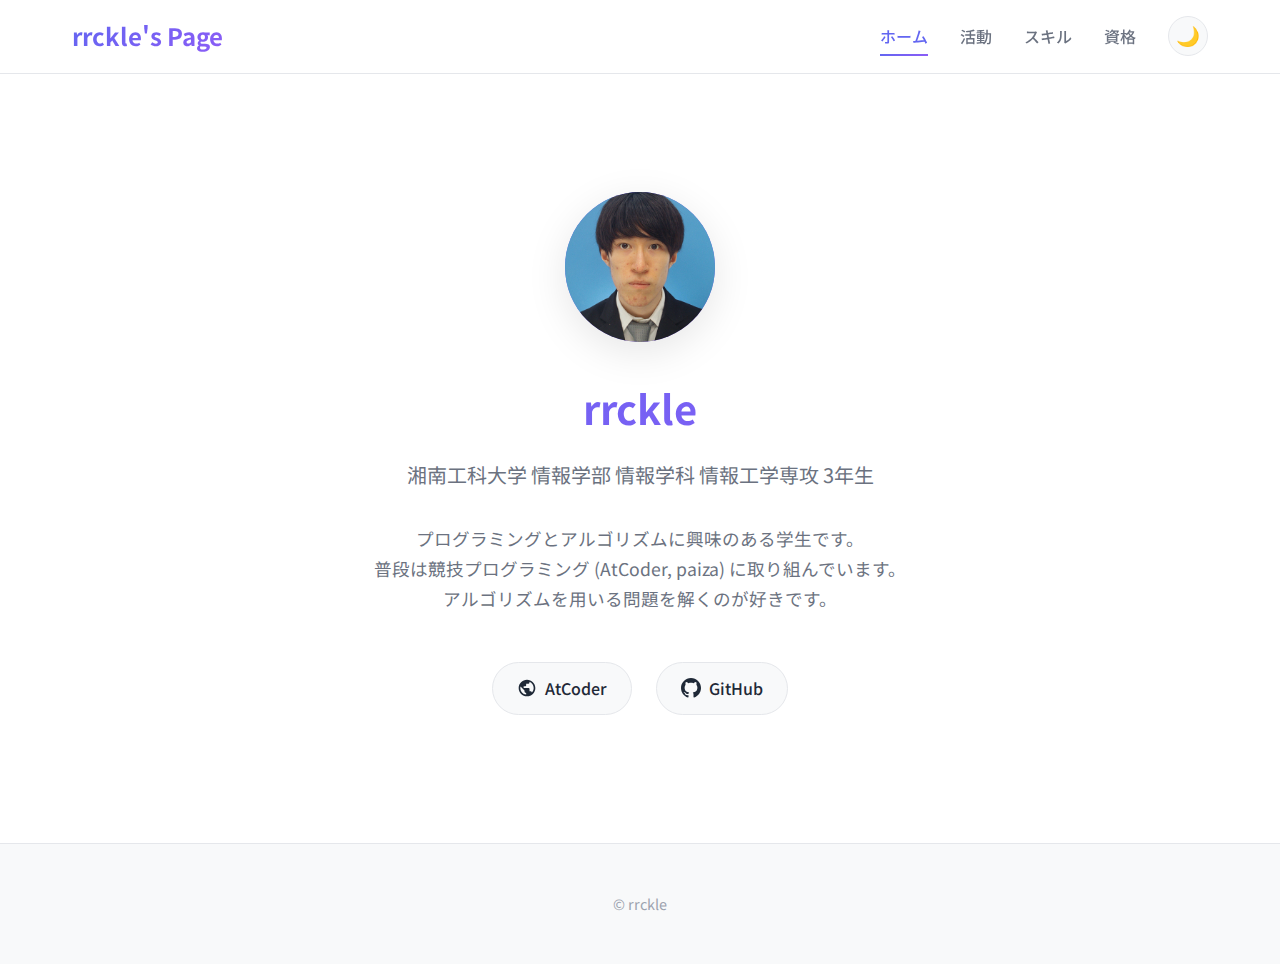
<file: index.html>
<!DOCTYPE html>
<html lang="ja">

<head>
    <meta charset="UTF-8">
    <meta name="viewport" content="width=device-width, initial-scale=1.0">
    <meta name="description" content="ポートフォリオサイト - 自己紹介とスキル、資格の紹介">
    <title>Portfolio | Home</title>
    <link rel="preconnect" href="https://fonts.googleapis.com">
    <link rel="preconnect" href="https://fonts.gstatic.com" crossorigin>
    <link
        href="https://fonts.googleapis.com/css2?family=Inter:wght@400;500;600;700&family=Noto+Sans+JP:wght@400;500;700&display=swap"
        rel="stylesheet">
    <link rel="stylesheet" href="styles.css">
</head>

<body>
    <header>
        <nav>
            <a href="index.html" class="logo">rrckle's Page</a>
            <ul class="nav-links">
                <li><a href="index.html" class="active">ホーム</a></li>
                <li><a href="activities.html">活動</a></li>
                <li><a href="skills.html">スキル</a></li>
                <li><a href="certifications.html">資格</a></li>
                <li>
                    <button class="theme-toggle" aria-label="Toggle theme">🌙</button>
                </li>
            </ul>
        </nav>
    </header>

    <main>
        <section class="hero">
            <div class="hero-avatar">
                <img src="assets/profile.jpg" alt="プロフィール画像" class="avatar-img">
            </div>
            <h1>rrckle</h1>
            <p class="subtitle">湘南工科大学 情報学部 情報学科 情報工学専攻 3年生</p>
            <p class="hero-description">
                プログラミングとアルゴリズムに興味のある学生です。<br />
                普段は競技プログラミング (AtCoder, paiza) に取り組んでいます。<br />
                アルゴリズムを用いる問題を解くのが好きです。
            </p>

            <div class="social-links">
                <a href="https://atcoder.jp/users/ZeroOneBFS" target="_blank" rel="noopener noreferrer"
                    class="social-link">
                    <svg viewBox="0 0 24 24" fill="currentColor">
                        <path
                            d="M12 2C6.48 2 2 6.48 2 12s4.48 10 10 10 10-4.48 10-10S17.52 2 12 2zm-1 17.93c-3.95-.49-7-3.85-7-7.93 0-.62.08-1.21.21-1.79L9 15v1c0 1.1.9 2 2 2v1.93zm6.9-2.54c-.26-.81-1-1.39-1.9-1.39h-1v-3c0-.55-.45-1-1-1H8v-2h2c.55 0 1-.45 1-1V7h2c1.1 0 2-.9 2-2v-.41c2.93 1.19 5 4.06 5 7.41 0 2.08-.8 3.97-2.1 5.39z" />
                    </svg>
                    AtCoder
                </a>
                <a href="https://github.com/rrckle" target="_blank" rel="noopener noreferrer" class="social-link">
                    <svg viewBox="0 0 24 24" fill="currentColor">
                        <path
                            d="M12 0c-6.626 0-12 5.373-12 12 0 5.302 3.438 9.8 8.207 11.387.599.111.793-.261.793-.577v-2.234c-3.338.726-4.033-1.416-4.033-1.416-.546-1.387-1.333-1.756-1.333-1.756-1.089-.745.083-.729.083-.729 1.205.084 1.839 1.237 1.839 1.237 1.07 1.834 2.807 1.304 3.492.997.107-.775.418-1.305.762-1.604-2.665-.305-5.467-1.334-5.467-5.931 0-1.311.469-2.381 1.236-3.221-.124-.303-.535-1.524.117-3.176 0 0 1.008-.322 3.301 1.23.957-.266 1.983-.399 3.003-.404 1.02.005 2.047.138 3.006.404 2.291-1.552 3.297-1.23 3.297-1.23.653 1.653.242 2.874.118 3.176.77.84 1.235 1.911 1.235 3.221 0 4.609-2.807 5.624-5.479 5.921.43.372.823 1.102.823 2.222v3.293c0 .319.192.694.801.576 4.765-1.589 8.199-6.086 8.199-11.386 0-6.627-5.373-12-12-12z" />
                    </svg>
                    GitHub
                </a>
            </div>
        </section>
    </main>

    <footer>
        <div class="footer-content">
            <p class="footer-text">&copy; rrckle</p>
        </div>
    </footer>

    <script src="script.js"></script>
</body>

</html>
</file>
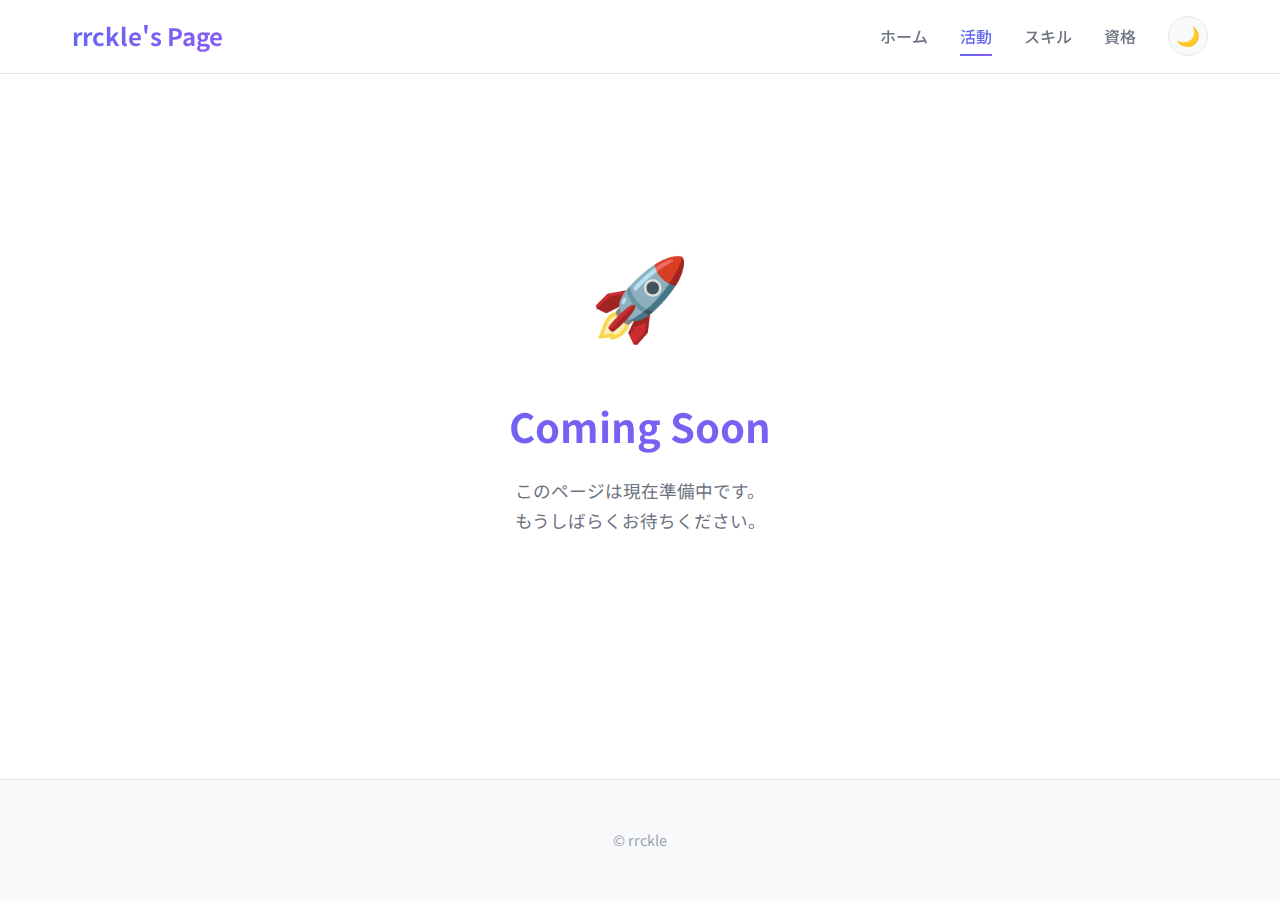
<file: activities.html>
<!DOCTYPE html>
<html lang="ja">

<head>
  <meta charset="UTF-8">
  <meta name="viewport" content="width=device-width, initial-scale=1.0">
  <meta name="description" content="活動 - Coming Soon">
  <title>Portfolio | 活動</title>
  <link rel="preconnect" href="https://fonts.googleapis.com">
  <link rel="preconnect" href="https://fonts.gstatic.com" crossorigin>
  <link
    href="https://fonts.googleapis.com/css2?family=Inter:wght@400;500;600;700&family=Noto+Sans+JP:wght@400;500;700&display=swap"
    rel="stylesheet">
  <link rel="stylesheet" href="styles.css">
</head>

<body>
  <header>
    <nav>
      <a href="index.html" class="logo">rrckle's Page</a>
      <ul class="nav-links">
        <li><a href="index.html">ホーム</a></li>
        <li><a href="activities.html" class="active">活動</a></li>
        <li><a href="skills.html">スキル</a></li>
        <li><a href="certifications.html">資格</a></li>
        <li>
          <button class="theme-toggle" aria-label="Toggle theme">🌙</button>
        </li>
      </ul>
    </nav>
  </header>

  <main>
    <section class="coming-soon">
      <div class="coming-soon-icon">🚀</div>
      <h2>Coming Soon</h2>
      <p>このページは現在準備中です。<br>もうしばらくお待ちください。</p>
    </section>
  </main>

  <footer>
    <div class="footer-content">
      <p class="footer-text">&copy; rrckle</p>
    </div>
  </footer>

  <script src="script.js"></script>
</body>


</html>
</file>
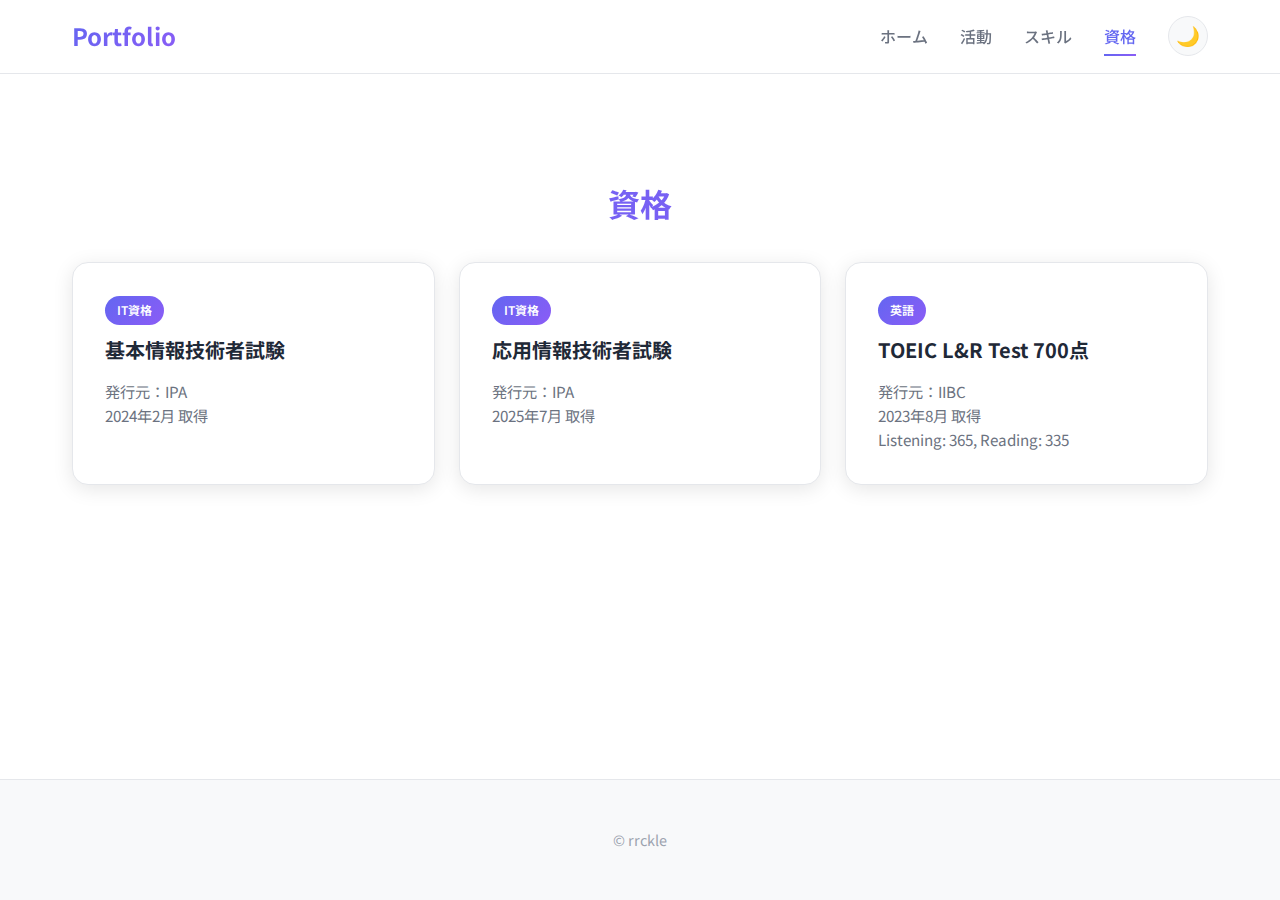
<file: certifications.html>
<!DOCTYPE html>
<html lang="ja">

<head>
  <meta charset="UTF-8">
  <meta name="viewport" content="width=device-width, initial-scale=1.0">
  <meta name="description" content="資格 - 取得した資格一覧">
  <title>Portfolio | 資格</title>
  <link rel="preconnect" href="https://fonts.googleapis.com">
  <link rel="preconnect" href="https://fonts.gstatic.com" crossorigin>
  <link
    href="https://fonts.googleapis.com/css2?family=Inter:wght@400;500;600;700&family=Noto+Sans+JP:wght@400;500;700&display=swap"
    rel="stylesheet">
  <link rel="stylesheet" href="styles.css">
</head>

<body>
  <header>
    <nav>
      <a href="index.html" class="logo">Portfolio</a>
      <ul class="nav-links">
        <li><a href="index.html">ホーム</a></li>
        <li><a href="activities.html">活動</a></li>
        <li><a href="skills.html">スキル</a></li>
        <li><a href="certifications.html" class="active">資格</a></li>
        <li>
          <button class="theme-toggle" aria-label="Toggle theme">🌙</button>
        </li>
      </ul>
    </nav>
  </header>

  <main>
    <section class="section">
      <h1 class="section-title">資格</h1>

      <div class="cards-grid">
        <div class="card">
          <span class="badge">IT資格</span>
          <h3>基本情報技術者試験</h3>
          <p>発行元：IPA</p>
          <p>2024年2月 取得</p>
        </div>

        <div class="card">
          <span class="badge">IT資格</span>
          <h3>応用情報技術者試験</h3>
          <p>発行元：IPA</p>
          <p>2025年7月 取得</p>
        </div>

        <div class="card">
          <span class="badge">英語</span>
          <h3>TOEIC L&R Test 700点</h3>
          <p>発行元：IIBC</p>
          <p>2023年8月 取得</p>
          <p>Listening: 365, Reading: 335</p>
        </div>
      </div>
    </section>
  </main>

  <footer>
    <div class="footer-content">
      <p class="footer-text">&copy; rrckle</p>
    </div>
  </footer>

  <script src="script.js"></script>
</body>

</html>
</file>
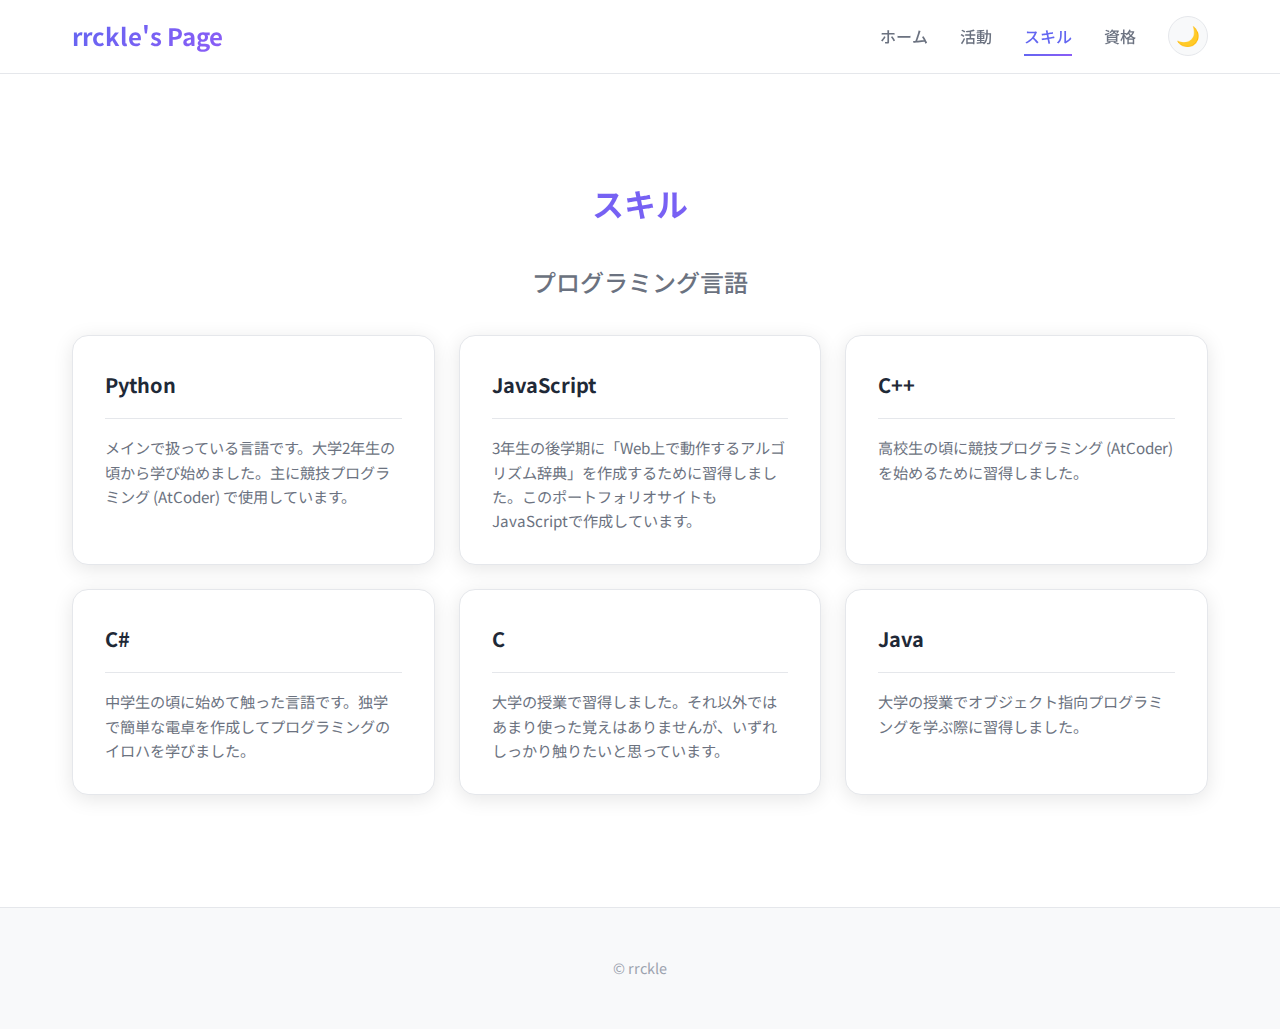
<file: skills.html>
<!DOCTYPE html>
<html lang="ja">

<head>
  <meta charset="UTF-8">
  <meta name="viewport" content="width=device-width, initial-scale=1.0">
  <meta name="description" content="スキル - プログラミング言語とフレームワーク">
  <title>Portfolio | スキル</title>
  <link rel="preconnect" href="https://fonts.googleapis.com">
  <link rel="preconnect" href="https://fonts.gstatic.com" crossorigin>
  <link
    href="https://fonts.googleapis.com/css2?family=Inter:wght@400;500;600;700&family=Noto+Sans+JP:wght@400;500;700&display=swap"
    rel="stylesheet">
  <link rel="stylesheet" href="styles.css">
</head>

<body>
  <header>
    <nav>
      <a href="index.html" class="logo">rrckle's Page</a>
      <ul class="nav-links">
        <li><a href="index.html">ホーム</a></li>
        <li><a href="activities.html">活動</a></li>
        <li><a href="skills.html" class="active">スキル</a></li>
        <li><a href="certifications.html">資格</a></li>
        <li>
          <button class="theme-toggle" aria-label="Toggle theme">🌙</button>
        </li>
      </ul>
    </nav>
  </header>

  <main>
    <section class="section">
      <h1 class="section-title">スキル</h1>

      <h2 style="color: var(--text-secondary); text-align: center; margin-bottom: 2rem; font-weight: 500;">プログラミング言語
      </h2>
      <div class="cards-grid">
        <div class="card">
          <h3>Python</h3>
          <p class="card-comment">メインで扱っている言語です。大学2年生の頃から学び始めました。主に競技プログラミング (AtCoder) で使用しています。</p>
        </div>

        <div class="card">
          <h3>JavaScript</h3>
          <p class="card-comment">3年生の後学期に「Web上で動作するアルゴリズム辞典」を作成するために習得しました。このポートフォリオサイトもJavaScriptで作成しています。</p>
        </div>

        <div class="card">
          <h3>C++</h3>
          <p class="card-comment">高校生の頃に競技プログラミング (AtCoder) を始めるために習得しました。</p>
        </div>

        <div class="card">
          <h3>C#</h3>
          <p class="card-comment">中学生の頃に始めて触った言語です。独学で簡単な電卓を作成してプログラミングのイロハを学びました。</p>
        </div>

        <div class="card">
          <h3>C</h3>
          <p class="card-comment">大学の授業で習得しました。それ以外ではあまり使った覚えはありませんが、いずれしっかり触りたいと思っています。</p>
        </div>

        <div class="card">
          <h3>Java</h3>
          <p class="card-comment">大学の授業でオブジェクト指向プログラミングを学ぶ際に習得しました。</p>
        </div>
      </div>
    </section>
  </main>

  <footer>
    <div class="footer-content">
      <p class="footer-text">&copy; rrckle</p>
    </div>
  </footer>

  <script src="script.js"></script>
</body>


</html>
</file>
<file: styles.css>
:root {
  /* Light Theme (Default) */
  --bg-primary: #ffffff;
  --bg-secondary: #f8f9fa;
  --bg-card: #ffffff;
  --text-primary: #1f2937;
  --text-secondary: #6b7280;
  --text-muted: #9ca3af;
  --primary: #6366f1;
  --primary-hover: #4f46e5;
  --accent: #8b5cf6;
  --accent-hover: #7c3aed;
  --border: #e5e7eb;
  --shadow: rgba(0, 0, 0, 0.1);
  --gradient-start: #6366f1;
  --gradient-end: #8b5cf6;
  --nav-bg: rgba(255, 255, 255, 0.95);
}

[data-theme="dark"] {
  --bg-primary: #0f172a;
  --bg-secondary: #1e293b;
  --bg-card: #1e293b;
  --text-primary: #f1f5f9;
  --text-secondary: #94a3b8;
  --text-muted: #64748b;
  --primary: #818cf8;
  --primary-hover: #a5b4fc;
  --accent: #a78bfa;
  --accent-hover: #c4b5fd;
  --border: #334155;
  --shadow: rgba(0, 0, 0, 0.3);
  --gradient-start: #818cf8;
  --gradient-end: #a78bfa;
  --nav-bg: rgba(15, 23, 42, 0.95);
}

* {
  margin: 0;
  padding: 0;
  box-sizing: border-box;
}

html {
  scroll-behavior: smooth;
}

body {
  font-family: 'Noto Sans JP', 'Inter', -apple-system, BlinkMacSystemFont, sans-serif;
  background-color: var(--bg-primary);
  color: var(--text-primary);
  line-height: 1.7;
  transition: background-color 0.3s ease, color 0.3s ease;
  min-height: 100vh;
  display: flex;
  flex-direction: column;
}

/* Header & Navigation */
header {
  position: fixed;
  top: 0;
  left: 0;
  right: 0;
  background: var(--nav-bg);
  backdrop-filter: blur(10px);
  -webkit-backdrop-filter: blur(10px);
  border-bottom: 1px solid var(--border);
  z-index: 1000;
  transition: background-color 0.3s ease, border-color 0.3s ease;
}

nav {
  max-width: 1200px;
  margin: 0 auto;
  padding: 1rem 2rem;
  display: flex;
  justify-content: space-between;
  align-items: center;
}

.logo {
  font-size: 1.5rem;
  font-weight: 700;
  background: linear-gradient(135deg, var(--gradient-start), var(--gradient-end));
  -webkit-background-clip: text;
  -webkit-text-fill-color: transparent;
  background-clip: text;
  text-decoration: none;
  transition: opacity 0.3s ease;
}

.logo:hover {
  opacity: 0.8;
}

.nav-links {
  display: flex;
  gap: 2rem;
  align-items: center;
  list-style: none;
}

.nav-links a {
  color: var(--text-secondary);
  text-decoration: none;
  font-weight: 500;
  position: relative;
  padding: 0.5rem 0;
  transition: color 0.3s ease;
}

.nav-links a::after {
  content: '';
  position: absolute;
  bottom: 0;
  left: 0;
  width: 0;
  height: 2px;
  background: linear-gradient(135deg, var(--gradient-start), var(--gradient-end));
  transition: width 0.3s ease;
}

.nav-links a:hover,
.nav-links a.active {
  color: var(--primary);
}

.nav-links a:hover::after,
.nav-links a.active::after {
  width: 100%;
}

/* Theme Toggle Button */
.theme-toggle {
  background: var(--bg-secondary);
  border: 1px solid var(--border);
  border-radius: 50%;
  width: 40px;
  height: 40px;
  cursor: pointer;
  display: flex;
  align-items: center;
  justify-content: center;
  font-size: 1.2rem;
  transition: all 0.3s ease;
}

.theme-toggle:hover {
  background: var(--primary);
  border-color: var(--primary);
  transform: rotate(180deg);
}

.theme-toggle:hover .icon {
  filter: brightness(0) invert(1);
}

/* Main Content */
main {
  flex: 1;
  max-width: 1200px;
  margin: 0 auto;
  padding: 8rem 2rem 4rem;
  width: 100%;
}

/* Hero Section */
.hero {
  text-align: center;
  padding: 4rem 0;
  animation: fadeInUp 0.8s ease;
}

@keyframes fadeInUp {
  from {
    opacity: 0;
    transform: translateY(30px);
  }

  to {
    opacity: 1;
    transform: translateY(0);
  }
}

.hero-avatar {
  width: 150px;
  height: 150px;
  border-radius: 50%;
  background: linear-gradient(135deg, var(--gradient-start), var(--gradient-end));
  margin: 0 auto 2rem;
  display: flex;
  align-items: center;
  justify-content: center;
  font-size: 4rem;
  color: white;
  box-shadow: 0 10px 40px var(--shadow);
  transition: transform 0.3s ease, box-shadow 0.3s ease;
}

.hero-avatar:hover {
  transform: scale(1.05);
  box-shadow: 0 15px 50px var(--shadow);
}

.avatar-img {
  width: 100%;
  height: 100%;
  object-fit: cover;
  border-radius: 50%;
}

.hero h1 {
  font-size: 2.5rem;
  font-weight: 700;
  margin-bottom: 1rem;
  background: linear-gradient(135deg, var(--gradient-start), var(--gradient-end));
  -webkit-background-clip: text;
  -webkit-text-fill-color: transparent;
  background-clip: text;
}

.hero .subtitle {
  font-size: 1.25rem;
  color: var(--text-secondary);
  margin-bottom: 2rem;
}

.hero-description {
  max-width: 600px;
  margin: 0 auto 3rem;
  color: var(--text-secondary);
  font-size: 1.1rem;
}

/* Section Styles */
.section {
  padding: 3rem 0;
  animation: fadeInUp 0.8s ease;
}

.section-title {
  font-size: 2rem;
  font-weight: 700;
  margin-bottom: 2rem;
  text-align: center;
  background: linear-gradient(135deg, var(--gradient-start), var(--gradient-end));
  -webkit-background-clip: text;
  -webkit-text-fill-color: transparent;
  background-clip: text;
}

/* Cards Grid */
.cards-grid {
  display: grid;
  grid-template-columns: repeat(auto-fit, minmax(280px, 1fr));
  gap: 1.5rem;
}

.card {
  background: var(--bg-card);
  border: 1px solid var(--border);
  border-radius: 16px;
  padding: 2rem;
  transition: all 0.3s ease;
  box-shadow: 0 4px 20px var(--shadow);
}

.card:hover {
  transform: translateY(-5px);
  box-shadow: 0 10px 40px var(--shadow);
  border-color: var(--primary);
}

.card-icon {
  font-size: 2.5rem;
  margin-bottom: 1rem;
}

.card h3 {
  font-size: 1.25rem;
  margin-bottom: 0.75rem;
  color: var(--text-primary);
}

.card p {
  color: var(--text-secondary);
  font-size: 0.95rem;
  line-height: 1.6;
}

.card-comment {
  margin-top: 1rem;
  padding-top: 1rem;
  border-top: 1px solid var(--border);
  color: var(--text-muted);
  font-size: 0.9rem;
}

/* Coming Soon */
.coming-soon {
  text-align: center;
  padding: 6rem 2rem;
}

.coming-soon-icon {
  font-size: 5rem;
  margin-bottom: 2rem;
  animation: pulse 2s infinite;
}

@keyframes pulse {

  0%,
  100% {
    transform: scale(1);
  }

  50% {
    transform: scale(1.1);
  }
}

.coming-soon h2 {
  font-size: 2.5rem;
  margin-bottom: 1rem;
  background: linear-gradient(135deg, var(--gradient-start), var(--gradient-end));
  -webkit-background-clip: text;
  -webkit-text-fill-color: transparent;
  background-clip: text;
}

.coming-soon p {
  color: var(--text-secondary);
  font-size: 1.1rem;
}

/* Social Links */
.social-links {
  display: flex;
  justify-content: center;
  gap: 1.5rem;
  margin-top: 2rem;
}

.social-link {
  display: flex;
  align-items: center;
  gap: 0.5rem;
  padding: 0.75rem 1.5rem;
  background: var(--bg-secondary);
  border: 1px solid var(--border);
  border-radius: 50px;
  color: var(--text-primary);
  text-decoration: none;
  font-weight: 500;
  transition: all 0.3s ease;
}

.social-link:hover {
  background: linear-gradient(135deg, var(--gradient-start), var(--gradient-end));
  border-color: transparent;
  color: white;
  transform: translateY(-3px);
  box-shadow: 0 5px 20px var(--shadow);
}

.social-link svg {
  width: 20px;
  height: 20px;
}

/* Footer */
footer {
  background: var(--bg-secondary);
  border-top: 1px solid var(--border);
  padding: 3rem 2rem;
  text-align: center;
  transition: background-color 0.3s ease, border-color 0.3s ease;
}

.footer-content {
  max-width: 1200px;
  margin: 0 auto;
}

.footer-links {
  margin-bottom: 1.5rem;
}

.footer-text {
  color: var(--text-muted);
  font-size: 0.9rem;
}

/* Responsive */
@media (max-width: 768px) {
  nav {
    padding: 1rem;
  }

  .nav-links {
    gap: 1rem;
  }

  .nav-links a {
    font-size: 0.9rem;
  }

  main {
    padding: 6rem 1rem 2rem;
  }

  .hero h1 {
    font-size: 2rem;
  }

  .hero-avatar {
    width: 120px;
    height: 120px;
    font-size: 3rem;
  }

  .cards-grid {
    grid-template-columns: 1fr;
  }

  .social-links {
    flex-direction: column;
    align-items: center;
  }
}

/* Mobile Navigation */
@media (max-width: 600px) {
  .nav-links {
    gap: 0.75rem;
    font-size: 0.85rem;
  }

  .logo {
    font-size: 1.2rem;
  }
}

/* Badge */
.badge {
  display: inline-block;
  padding: 0.25rem 0.75rem;
  background: linear-gradient(135deg, var(--gradient-start), var(--gradient-end));
  color: white;
  font-size: 0.75rem;
  font-weight: 600;
  border-radius: 50px;
  margin-bottom: 0.5rem;
}
</file>
